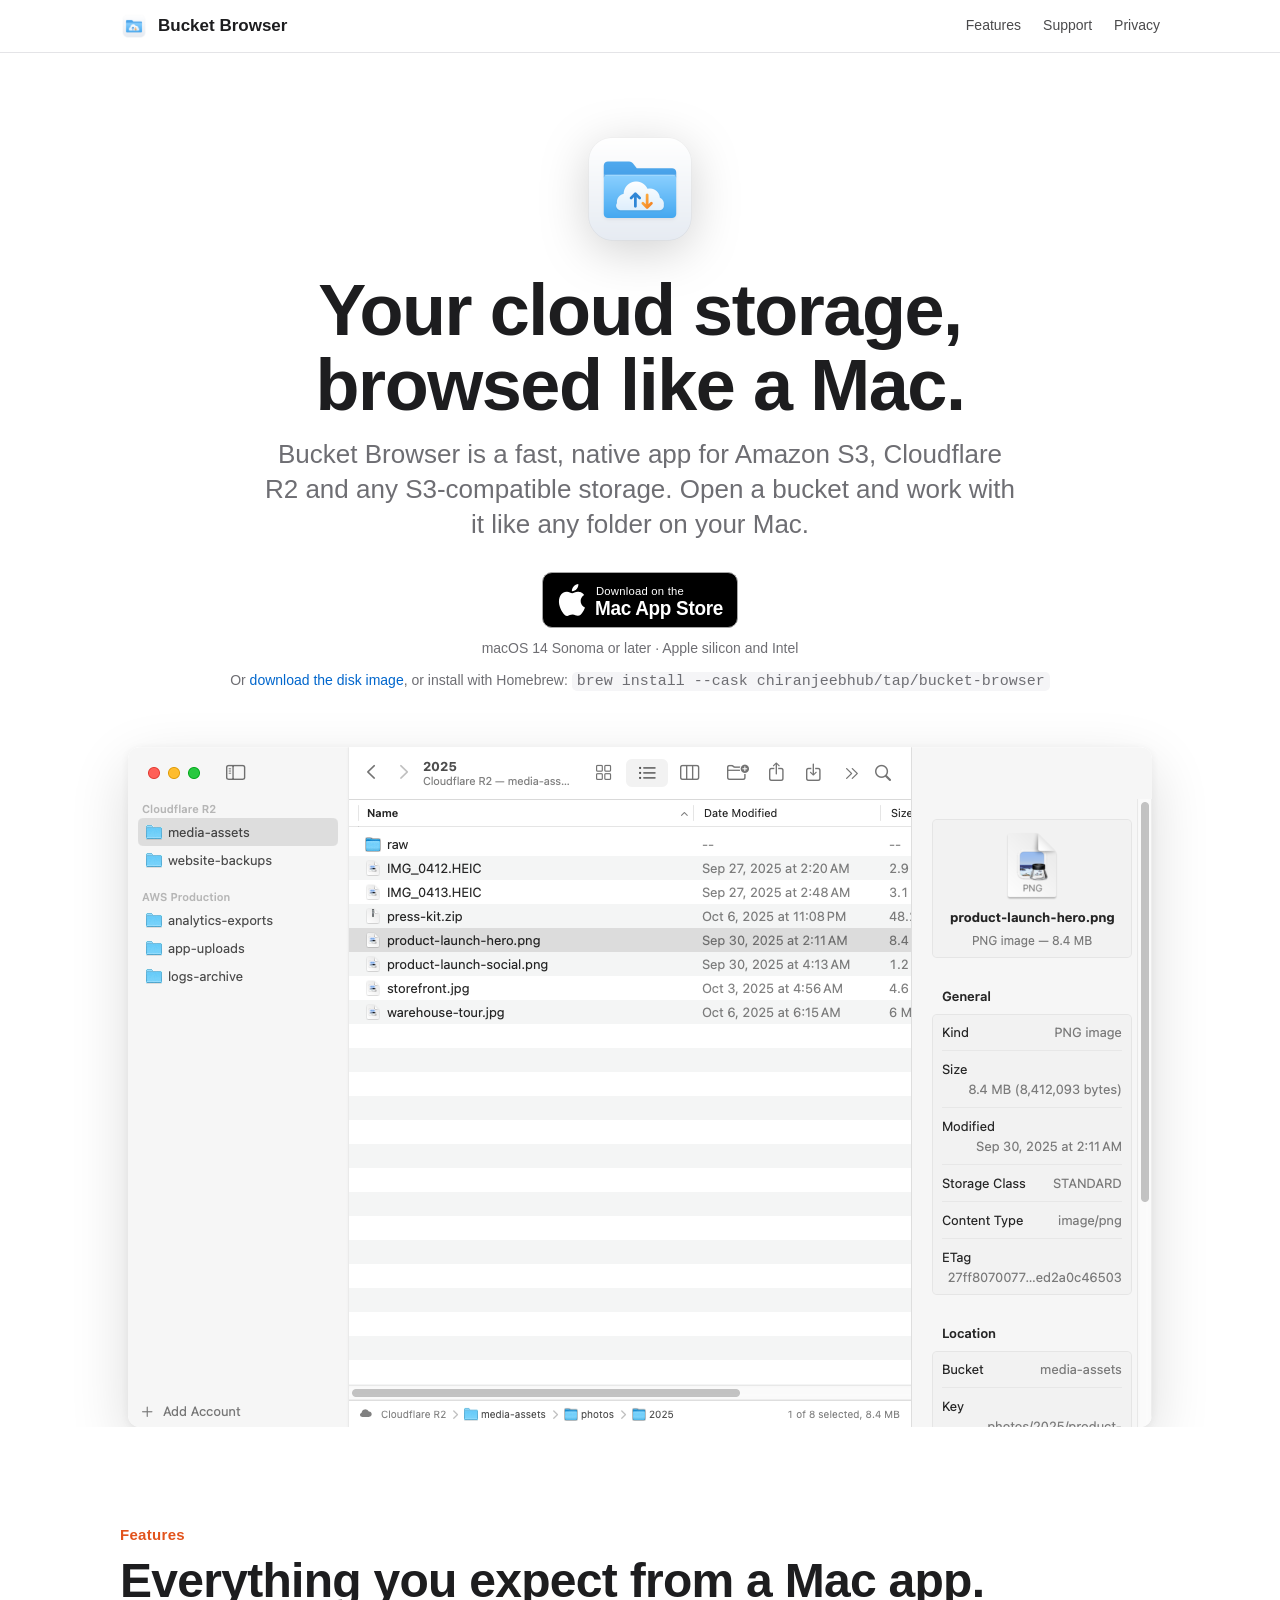
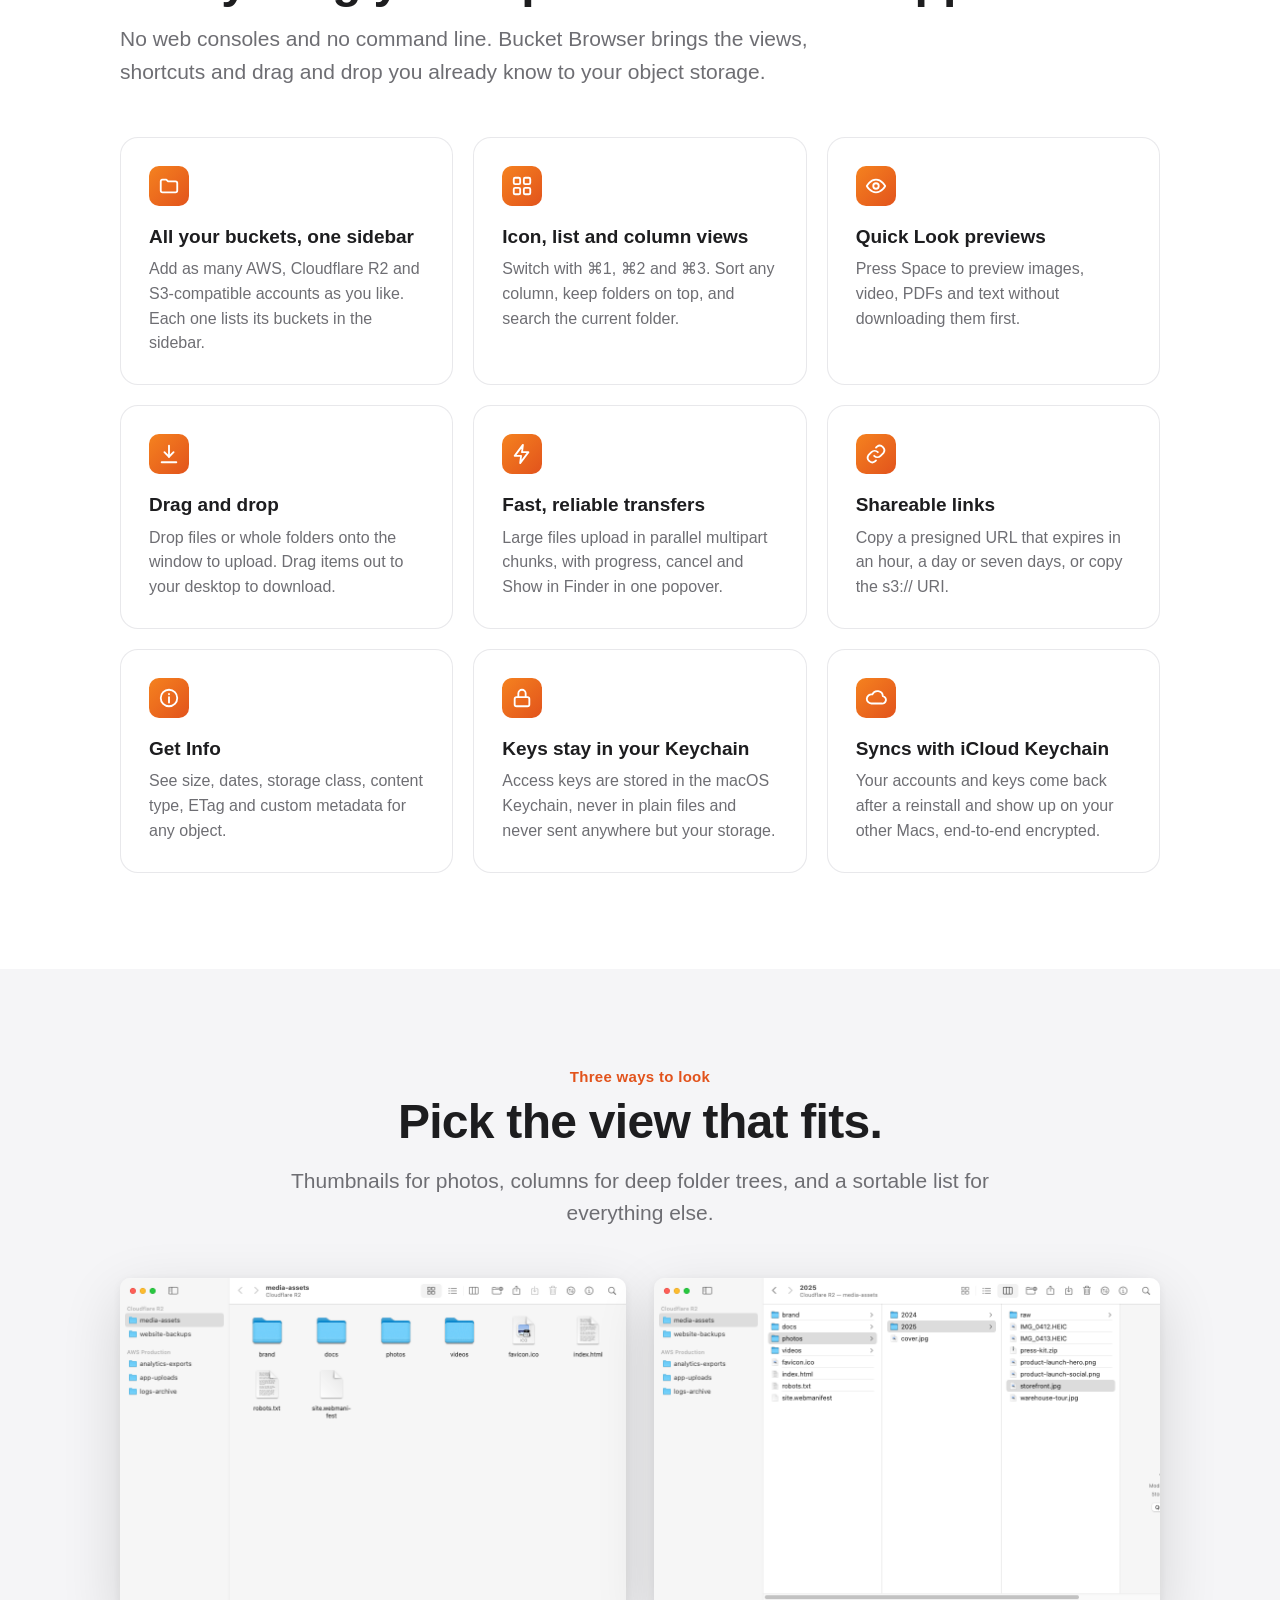
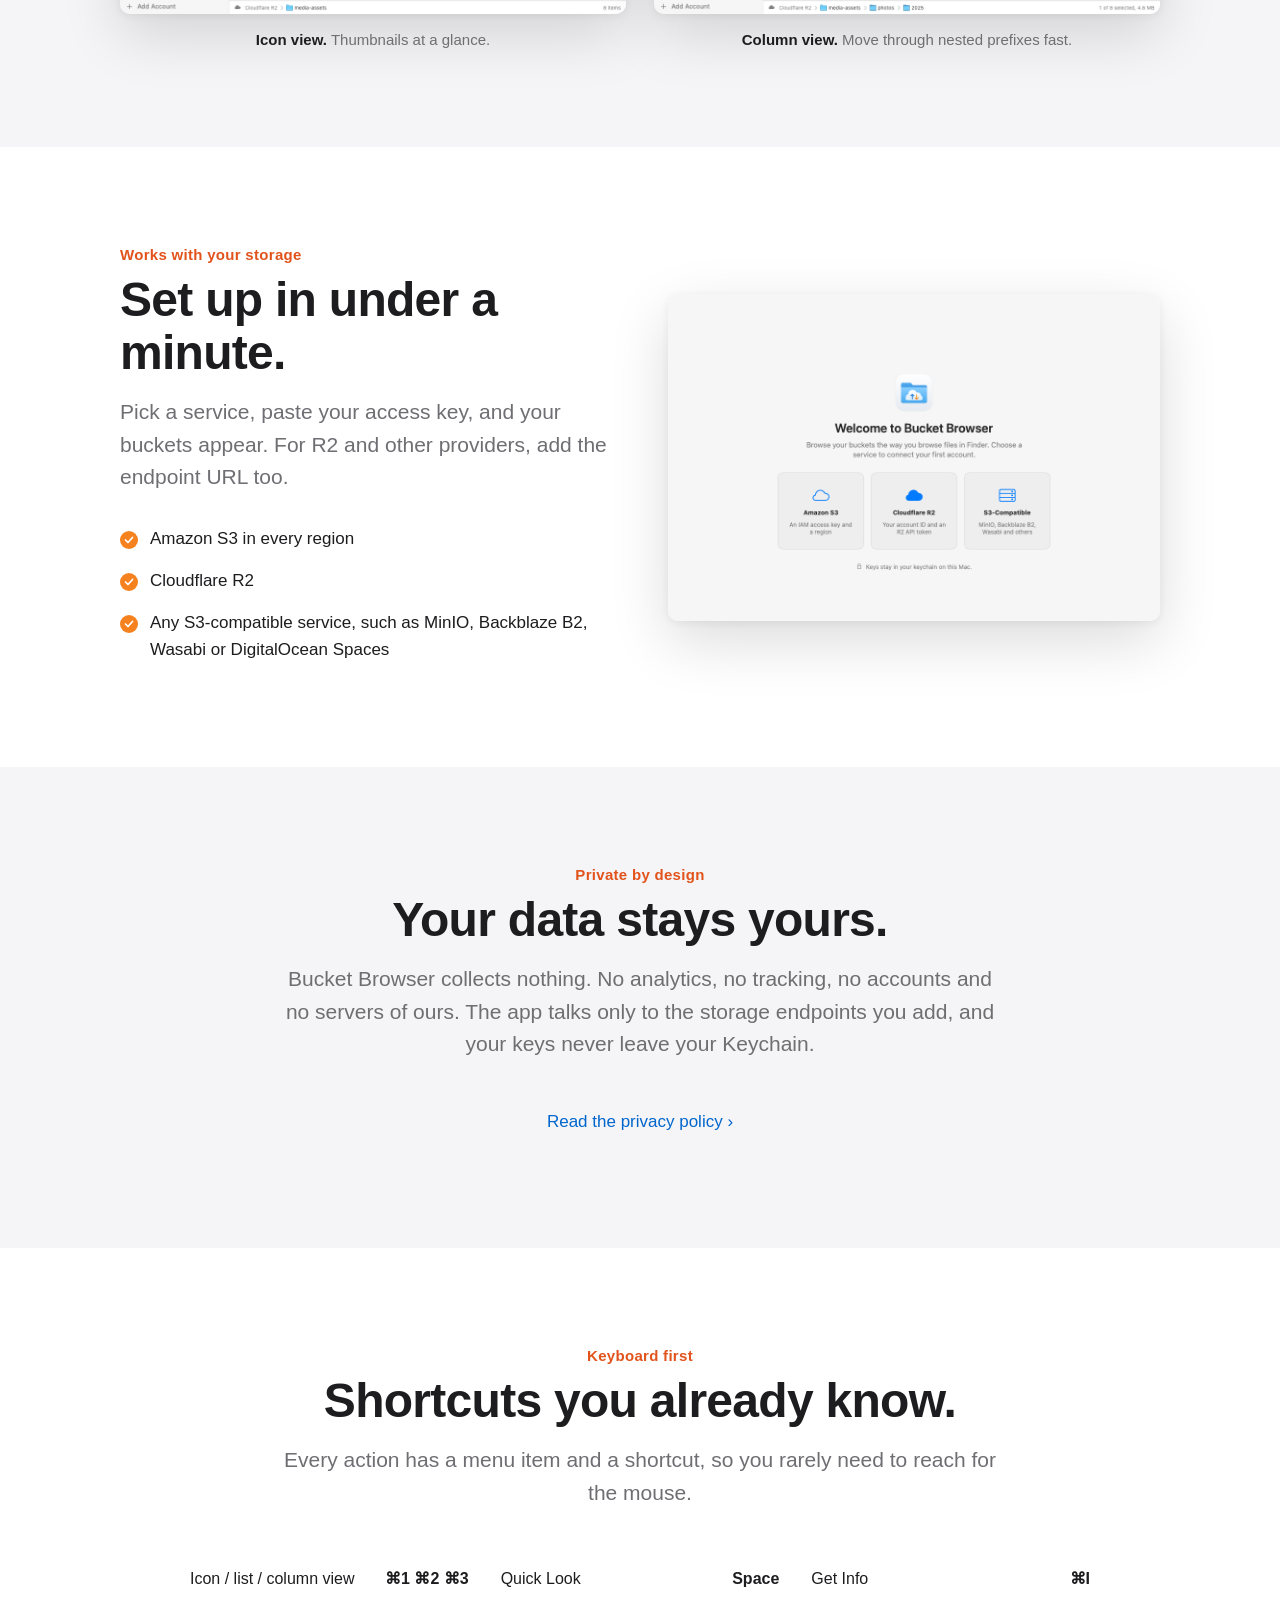
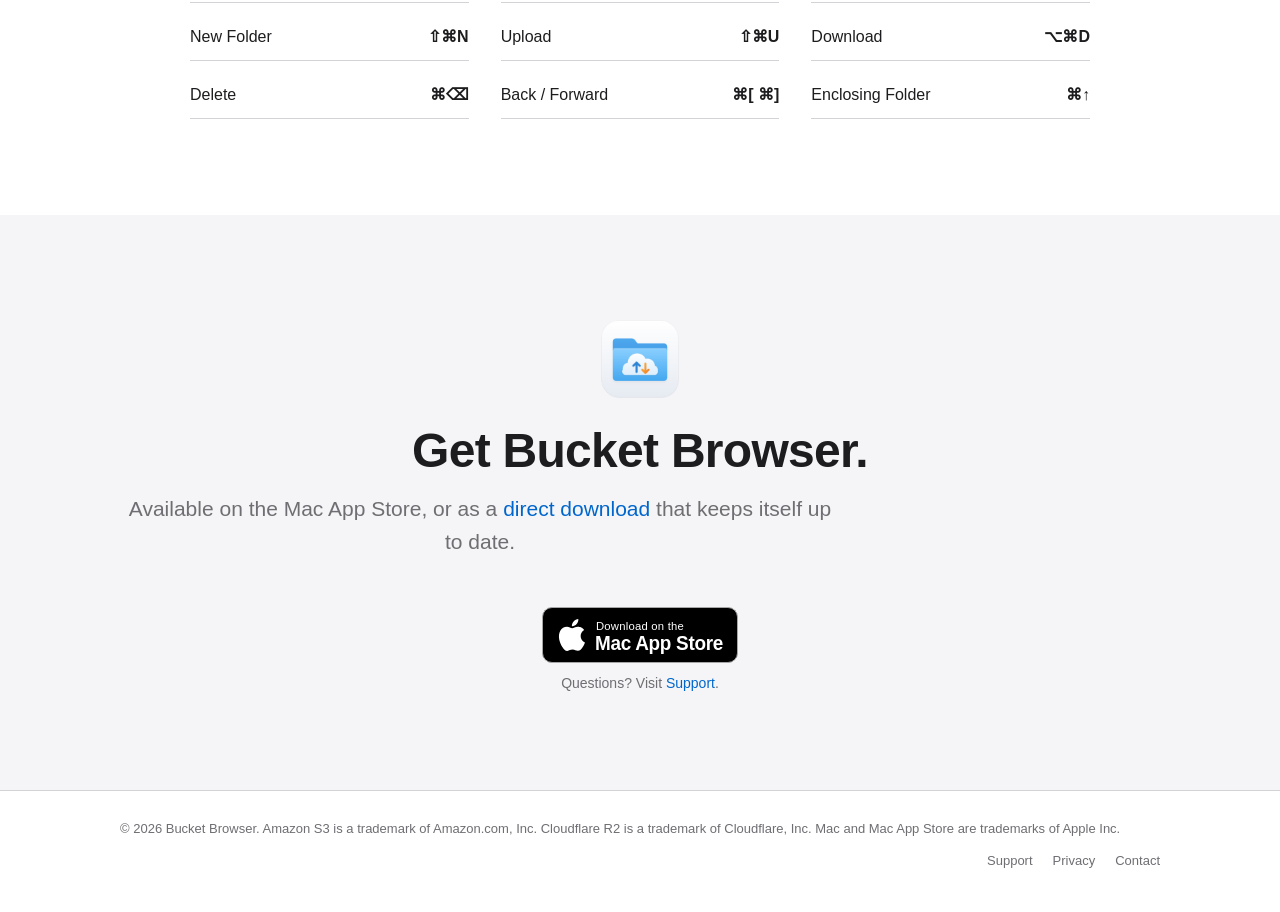
<file: index.html>
<!doctype html>
<html lang="en">
<head>
<meta charset="utf-8">
<meta name="viewport" content="width=device-width, initial-scale=1">
<title>Bucket Browser: Object Storage for Mac</title>
<meta name="description" content="A native Mac app for browsing Amazon S3, Cloudflare R2 and S3-compatible storage. Icon, list and column views, Quick Look, drag and drop, and keys kept in your Keychain.">
<meta name="color-scheme" content="light dark">
<meta property="og:title" content="Bucket Browser: Object Storage for Mac">
<meta property="og:description" content="Browse Amazon S3, Cloudflare R2 and S3-compatible buckets like folders on your Mac.">
<meta property="og:image" content="https://chiranjeebhub.github.io/bucket-browser-site/screenshots/list-view.png">
<meta property="og:type" content="website">
<meta name="twitter:card" content="summary_large_image">
<link rel="stylesheet" href="style.css">
<link rel="icon" href="icon.png">
<link rel="apple-touch-icon" href="icon.png">
</head>
<body>
<header class="topbar"><div class="wrap">
<a class="brand" href=""><img src="icon.png" alt="">Bucket Browser</a>
<nav><a class="opt" href="#features">Features</a><a href="support/">Support</a><a href="privacy/">Privacy</a></nav>
</div></header>
<main>
<section class="hero" style="padding-bottom:0">
<div class="wrap">
<img class="icon" src="icon.png" alt="Bucket Browser app icon" width="128" height="128">
<h1>Your cloud storage,<br>browsed like a Mac.</h1>
<p class="tagline">Bucket Browser is a fast, native app for Amazon S3, Cloudflare R2 and any S3-compatible storage. Open a bucket and work with it like any folder on your Mac.</p>
<div class="cta" id="download">
<a class="badge " href="https://apps.apple.com/app/id6825074732" aria-label="Download on the Mac App Store">
<img class="badge-dark" src="badges/mac-app-store-black.svg" alt="Download on the Mac App Store" width="196" height="56">
<img class="badge-light" src="badges/mac-app-store-white.svg" alt="Download on the Mac App Store" width="196" height="56">
</a>
<span class="note">macOS 14 Sonoma or later · Apple silicon and Intel</span>
<span class="note">Or <a href="https://github.com/chiranjeebhub/Bucket_Browser/releases/latest/download/BucketBrowser.dmg">download the disk image</a>, or install with Homebrew: <code>brew install --cask chiranjeebhub/tap/bucket-browser</code></span>
</div>
<picture>
<source srcset="screenshots/list-view-dark.png" media="(prefers-color-scheme: dark)">
<img class="hero-shot" src="screenshots/list-view.png" alt="Bucket Browser showing a bucket in list view with the Get Info panel open" width="1024" height="680">
</picture>
</div>
</section>

<section id="features">
<div class="wrap">
<p class="eyebrow">Features</p>
<h2>Everything you expect from a Mac app.</h2>
<p class="lead">No web consoles and no command line. Bucket Browser brings the views, shortcuts and drag and drop you already know to your object storage.</p>
<div class="grid">
<div class="card"><div class="sym"><svg viewBox="0 0 24 24" fill="none" stroke="currentColor" stroke-width="2" stroke-linecap="round" stroke-linejoin="round"><path d="M3 7a2 2 0 0 1 2-2h4l2 2h8a2 2 0 0 1 2 2v8a2 2 0 0 1-2 2H5a2 2 0 0 1-2-2z"/></svg></div><h3>All your buckets, one sidebar</h3><p>Add as many AWS, Cloudflare R2 and S3-compatible accounts as you like. Each one lists its buckets in the sidebar.</p></div><div class="card"><div class="sym"><svg viewBox="0 0 24 24" fill="none" stroke="currentColor" stroke-width="2" stroke-linecap="round" stroke-linejoin="round"><rect x="3" y="3" width="7" height="7" rx="1.5"/><rect x="14" y="3" width="7" height="7" rx="1.5"/><rect x="3" y="14" width="7" height="7" rx="1.5"/><rect x="14" y="14" width="7" height="7" rx="1.5"/></svg></div><h3>Icon, list and column views</h3><p>Switch with ⌘1, ⌘2 and ⌘3. Sort any column, keep folders on top, and search the current folder.</p></div><div class="card"><div class="sym"><svg viewBox="0 0 24 24" fill="none" stroke="currentColor" stroke-width="2" stroke-linecap="round" stroke-linejoin="round"><path d="M2 12s3.5-7 10-7 10 7 10 7-3.5 7-10 7S2 12 2 12z"/><circle cx="12" cy="12" r="3"/></svg></div><h3>Quick Look previews</h3><p>Press Space to preview images, video, PDFs and text without downloading them first.</p></div><div class="card"><div class="sym"><svg viewBox="0 0 24 24" fill="none" stroke="currentColor" stroke-width="2" stroke-linecap="round" stroke-linejoin="round"><path d="M12 3v12"/><path d="M7 10l5 5 5-5"/><path d="M4 21h16"/></svg></div><h3>Drag and drop</h3><p>Drop files or whole folders onto the window to upload. Drag items out to your desktop to download.</p></div><div class="card"><div class="sym"><svg viewBox="0 0 24 24" fill="none" stroke="currentColor" stroke-width="2" stroke-linecap="round" stroke-linejoin="round"><path d="M13 2L4 14h7l-1 8 9-12h-7z"/></svg></div><h3>Fast, reliable transfers</h3><p>Large files upload in parallel multipart chunks, with progress, cancel and Show in Finder in one popover.</p></div><div class="card"><div class="sym"><svg viewBox="0 0 24 24" fill="none" stroke="currentColor" stroke-width="2" stroke-linecap="round" stroke-linejoin="round"><path d="M10 14a5 5 0 0 0 7 0l3-3a5 5 0 0 0-7-7l-1 1"/><path d="M14 10a5 5 0 0 0-7 0l-3 3a5 5 0 0 0 7 7l1-1"/></svg></div><h3>Shareable links</h3><p>Copy a presigned URL that expires in an hour, a day or seven days, or copy the s3:// URI.</p></div><div class="card"><div class="sym"><svg viewBox="0 0 24 24" fill="none" stroke="currentColor" stroke-width="2" stroke-linecap="round" stroke-linejoin="round"><circle cx="12" cy="12" r="9"/><path d="M12 11v6"/><path d="M12 7.5v.5"/></svg></div><h3>Get Info</h3><p>See size, dates, storage class, content type, ETag and custom metadata for any object.</p></div><div class="card"><div class="sym"><svg viewBox="0 0 24 24" fill="none" stroke="currentColor" stroke-width="2" stroke-linecap="round" stroke-linejoin="round"><rect x="4" y="11" width="16" height="10" rx="2"/><path d="M8 11V7a4 4 0 0 1 8 0v4"/></svg></div><h3>Keys stay in your Keychain</h3><p>Access keys are stored in the macOS Keychain, never in plain files and never sent anywhere but your storage.</p></div><div class="card"><div class="sym"><svg viewBox="0 0 24 24" fill="none" stroke="currentColor" stroke-width="2" stroke-linecap="round" stroke-linejoin="round"><path d="M7 18a5 5 0 1 1 1-9.9A6 6 0 0 1 19.5 10 4 4 0 0 1 18 18z"/></svg></div><h3>Syncs with iCloud Keychain</h3><p>Your accounts and keys come back after a reinstall and show up on your other Macs, end-to-end encrypted.</p></div>
</div>
</div>
</section>

<section class="alt">
<div class="wrap">
<div class="center">
<p class="eyebrow">Three ways to look</p>
<h2>Pick the view that fits.</h2>
<p class="lead">Thumbnails for photos, columns for deep folder trees, and a sortable list for everything else.</p>
</div>
<div class="views">
<figure><img src="screenshots/icon-view.png" alt="Icon view with image thumbnails" width="1024" height="680"><figcaption><b>Icon view.</b> Thumbnails at a glance.</figcaption></figure>
<figure><img src="screenshots/column-view.png" alt="Column view showing nested folders" width="1024" height="680"><figcaption><b>Column view.</b> Move through nested prefixes fast.</figcaption></figure>
</div>
</div>
</section>

<section>
<div class="wrap split">
<div>
<p class="eyebrow">Works with your storage</p>
<h2>Set up in under a minute.</h2>
<p class="lead" style="margin-bottom:0">Pick a service, paste your access key, and your buckets appear. For R2 and other providers, add the endpoint URL too.</p>
<ul class="checks">
<li>Amazon S3 in every region</li>
<li>Cloudflare R2</li>
<li>Any S3-compatible service, such as MinIO, Backblaze B2, Wasabi or DigitalOcean Spaces</li>
</ul>
</div>
<picture>
<source srcset="screenshots/welcome-dark.png" media="(prefers-color-scheme: dark)">
<img src="screenshots/welcome.png" alt="Welcome screen with cards for Amazon S3, Cloudflare R2 and other S3-compatible services" width="1024" height="680">
</picture>
</div>
</section>

<section class="alt" id="privacy">
<div class="wrap center">
<p class="eyebrow">Private by design</p>
<h2>Your data stays yours.</h2>
<p class="lead">Bucket Browser collects nothing. No analytics, no tracking, no accounts and no servers of ours. The app talks only to the storage endpoints you add, and your keys never leave your Keychain.</p>
<p><a href="privacy/">Read the privacy policy ›</a></p>
</div>
</section>

<section>
<div class="wrap">
<div class="center">
<p class="eyebrow">Keyboard first</p>
<h2>Shortcuts you already know.</h2>
<p class="lead">Every action has a menu item and a shortcut, so you rarely need to reach for the mouse.</p>
</div>
<div class="keys">
<div><span>Icon / list / column view</span><kbd>⌘1 ⌘2 ⌘3</kbd></div><div><span>Quick Look</span><kbd>Space</kbd></div><div><span>Get Info</span><kbd>⌘I</kbd></div><div><span>New Folder</span><kbd>⇧⌘N</kbd></div><div><span>Upload</span><kbd>⇧⌘U</kbd></div><div><span>Download</span><kbd>⌥⌘D</kbd></div><div><span>Delete</span><kbd>⌘⌫</kbd></div><div><span>Back / Forward</span><kbd>⌘[ ⌘]</kbd></div><div><span>Enclosing Folder</span><kbd>⌘↑</kbd></div>
</div>
</div>
</section>

<section class="alt final">
<div class="wrap">
<img class="icon" src="icon.png" alt="" width="96" height="96">
<h2>Get Bucket Browser.</h2>
<p class="lead">Available on the Mac App Store, or as a <a href="https://github.com/chiranjeebhub/Bucket_Browser/releases/latest/download/BucketBrowser.dmg">direct download</a> that keeps itself up to date.</p>
<div class="cta"><a class="badge " href="https://apps.apple.com/app/id6825074732" aria-label="Download on the Mac App Store">
<img class="badge-dark" src="badges/mac-app-store-black.svg" alt="Download on the Mac App Store" width="196" height="56">
<img class="badge-light" src="badges/mac-app-store-white.svg" alt="Download on the Mac App Store" width="196" height="56">
</a>
<span class="note">Questions? Visit <a href="support/">Support</a>.</span></div>
</div>
</section>
</main>
<footer><div class="wrap">
<span>© 2026 Bucket Browser. Amazon S3 is a trademark of Amazon.com, Inc. Cloudflare R2 is a trademark of Cloudflare, Inc. Mac and Mac App Store are trademarks of Apple Inc.</span>
<nav><a href="support/">Support</a><a href="privacy/">Privacy</a><a href="https://github.com/chiranjeebhub/bucket-browser-site/issues">Contact</a></nav>
</div></footer>
</body>
</html>
</file>
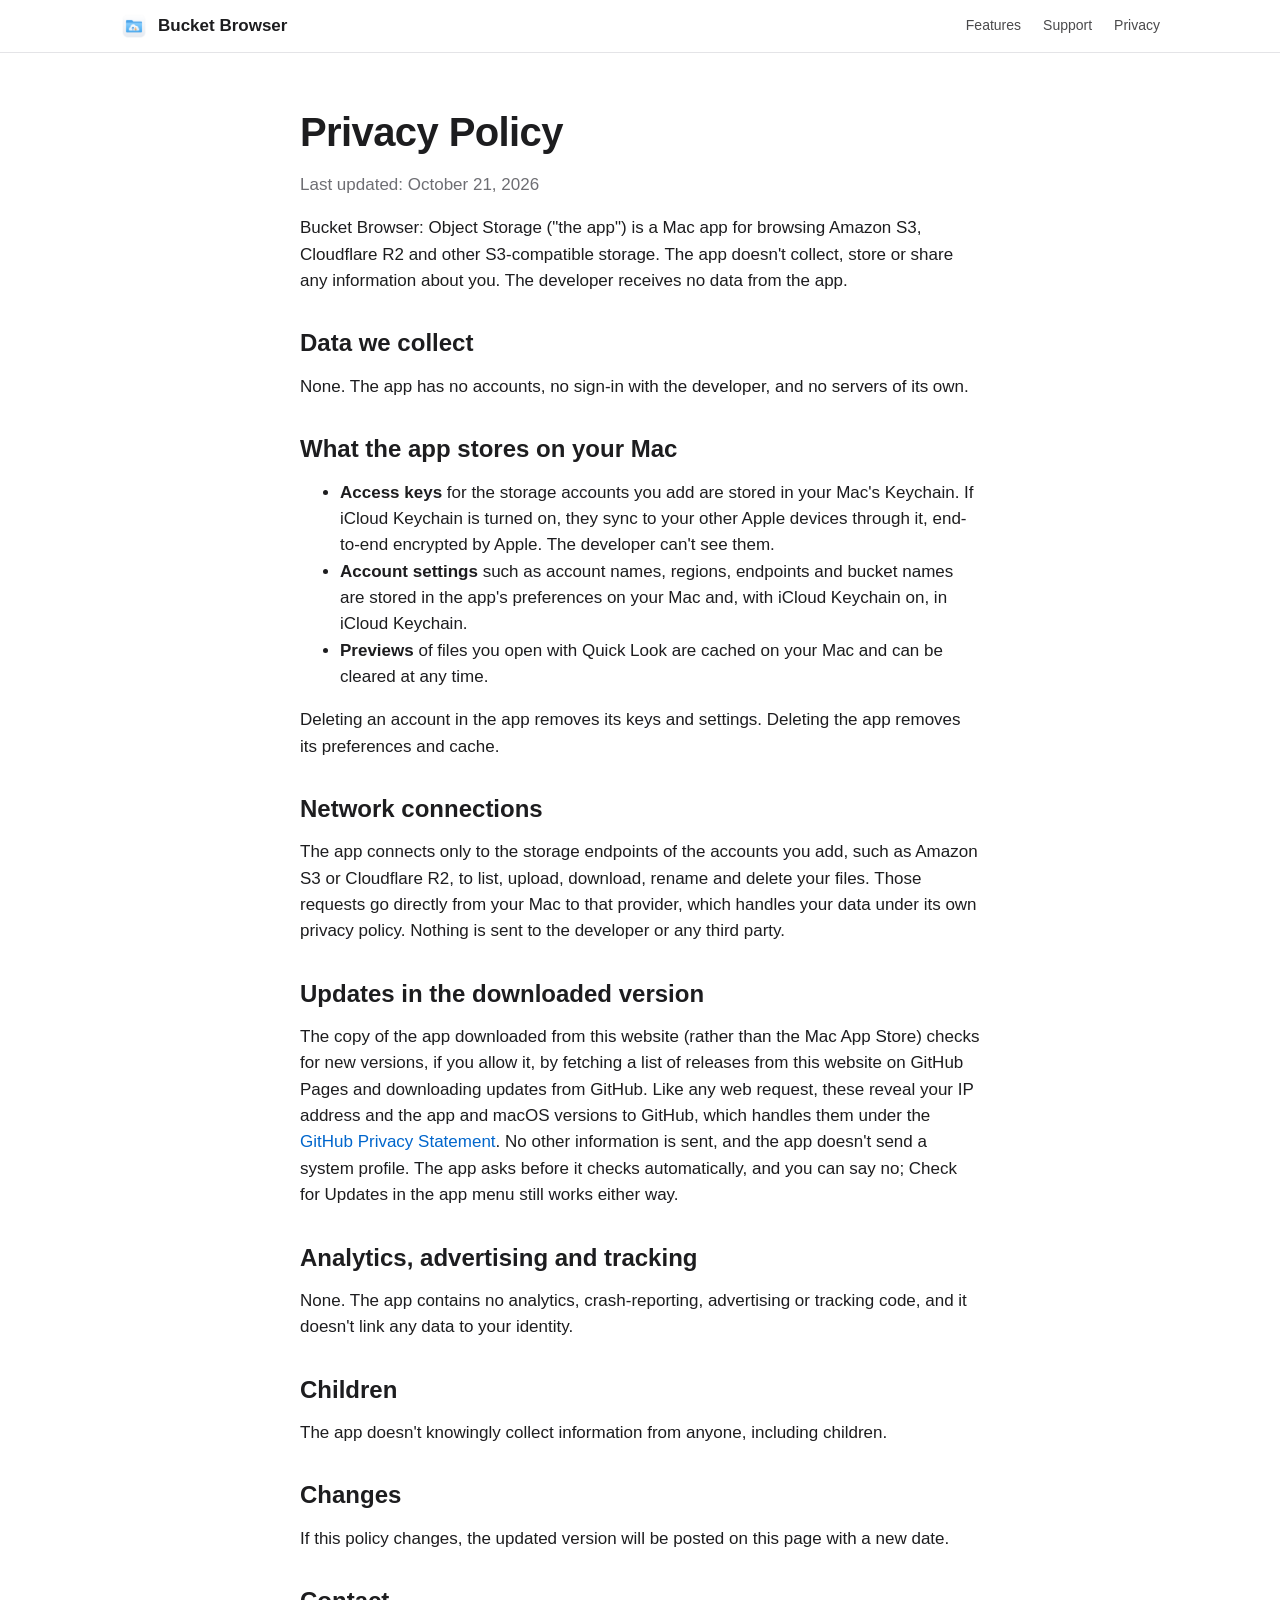
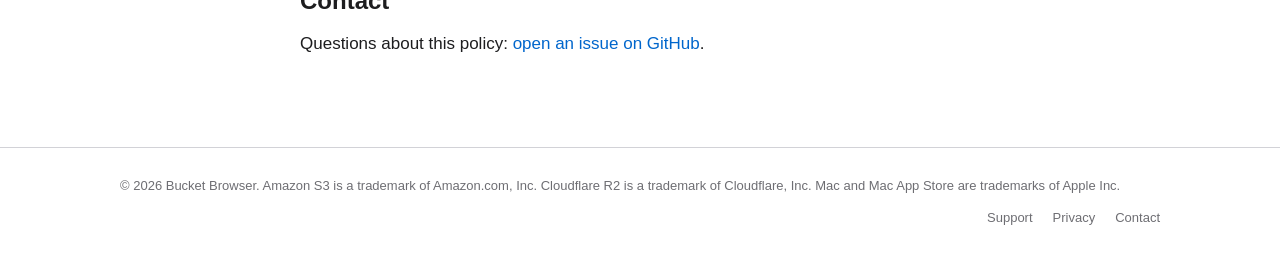
<file: privacy/index.html>
<!doctype html>
<html lang="en">
<head>
<meta charset="utf-8">
<meta name="viewport" content="width=device-width, initial-scale=1">
<title>Privacy Policy – Bucket Browser</title>
<link rel="stylesheet" href="../style.css">
<link rel="icon" href="../icon.png">
</head>
<body>
<header class="topbar"><div class="wrap">
<a class="brand" href="../"><img src="../icon.png" alt="">Bucket Browser</a>
<nav><a class="opt" href="../#features">Features</a><a href="../support/">Support</a><a href="../privacy/">Privacy</a></nav>
</div></header>
<main class="doc">
<h1>Privacy Policy</h1>
<p class="muted">Last updated: October 21, 2026</p>
<p>Bucket Browser: Object Storage ("the app") is a Mac app for browsing Amazon S3, Cloudflare R2 and other S3-compatible storage. The app doesn't collect, store or share any information about you. The developer receives no data from the app.</p>

<h2>Data we collect</h2>
<p>None. The app has no accounts, no sign-in with the developer, and no servers of its own.</p>

<h2>What the app stores on your Mac</h2>
<ul>
<li><strong>Access keys</strong> for the storage accounts you add are stored in your Mac's Keychain. If iCloud Keychain is turned on, they sync to your other Apple devices through it, end-to-end encrypted by Apple. The developer can't see them.</li>
<li><strong>Account settings</strong> such as account names, regions, endpoints and bucket names are stored in the app's preferences on your Mac and, with iCloud Keychain on, in iCloud Keychain.</li>
<li><strong>Previews</strong> of files you open with Quick Look are cached on your Mac and can be cleared at any time.</li>
</ul>
<p>Deleting an account in the app removes its keys and settings. Deleting the app removes its preferences and cache.</p>

<h2>Network connections</h2>
<p>The app connects only to the storage endpoints of the accounts you add, such as Amazon S3 or Cloudflare R2, to list, upload, download, rename and delete your files. Those requests go directly from your Mac to that provider, which handles your data under its own privacy policy. Nothing is sent to the developer or any third party.</p>

<h2>Updates in the downloaded version</h2>
<p>The copy of the app downloaded from this website (rather than the Mac App Store) checks for new versions, if you allow it, by fetching a list of releases from this website on GitHub Pages and downloading updates from GitHub. Like any web request, these reveal your IP address and the app and macOS versions to GitHub, which handles them under the <a href="https://docs.github.com/site-policy/privacy-policies/github-general-privacy-statement">GitHub Privacy Statement</a>. No other information is sent, and the app doesn't send a system profile. The app asks before it checks automatically, and you can say no; Check for Updates in the app menu still works either way.</p>

<h2>Analytics, advertising and tracking</h2>
<p>None. The app contains no analytics, crash-reporting, advertising or tracking code, and it doesn't link any data to your identity.</p>

<h2>Children</h2>
<p>The app doesn't knowingly collect information from anyone, including children.</p>

<h2>Changes</h2>
<p>If this policy changes, the updated version will be posted on this page with a new date.</p>

<h2>Contact</h2>
<p>Questions about this policy: <a href="https://github.com/chiranjeebhub/bucket-browser-site/issues">open an issue on GitHub</a>.</p>
</main>
<footer><div class="wrap">
<span>© 2026 Bucket Browser. Amazon S3 is a trademark of Amazon.com, Inc. Cloudflare R2 is a trademark of Cloudflare, Inc. Mac and Mac App Store are trademarks of Apple Inc.</span>
<nav><a href="../support/">Support</a><a href="../privacy/">Privacy</a><a href="https://github.com/chiranjeebhub/bucket-browser-site/issues">Contact</a></nav>
</div></footer>
</body>
</html>
</file>
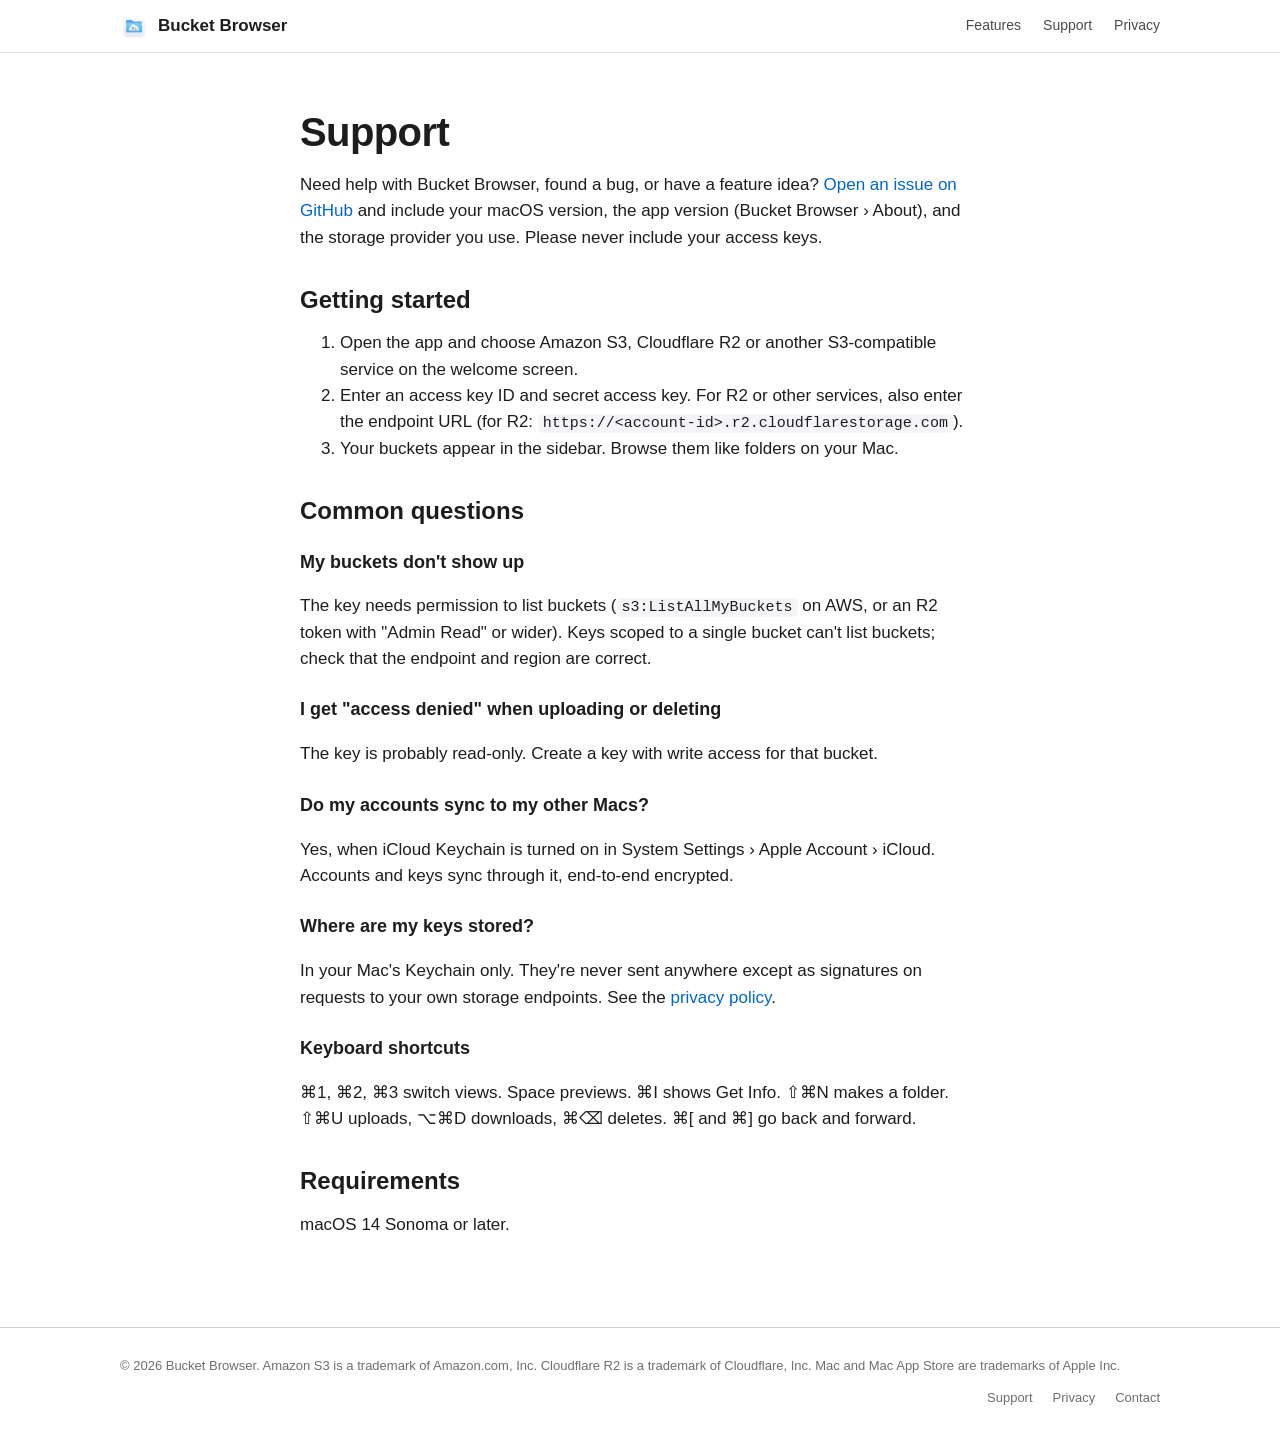
<file: support/index.html>
<!doctype html>
<html lang="en">
<head>
<meta charset="utf-8">
<meta name="viewport" content="width=device-width, initial-scale=1">
<title>Support – Bucket Browser</title>
<link rel="stylesheet" href="../style.css">
<link rel="icon" href="../icon.png">
</head>
<body>
<header class="topbar"><div class="wrap">
<a class="brand" href="../"><img src="../icon.png" alt="">Bucket Browser</a>
<nav><a class="opt" href="../#features">Features</a><a href="../support/">Support</a><a href="../privacy/">Privacy</a></nav>
</div></header>
<main class="doc">
<h1>Support</h1>
<p>Need help with Bucket Browser, found a bug, or have a feature idea? <a href="https://github.com/chiranjeebhub/bucket-browser-site/issues/new">Open an issue on GitHub</a> and include your macOS version, the app version (Bucket Browser › About), and the storage provider you use. Please never include your access keys.</p>

<h2>Getting started</h2>
<ol>
<li>Open the app and choose Amazon S3, Cloudflare R2 or another S3-compatible service on the welcome screen.</li>
<li>Enter an access key ID and secret access key. For R2 or other services, also enter the endpoint URL (for R2: <code>https://&lt;account-id&gt;.r2.cloudflarestorage.com</code>).</li>
<li>Your buckets appear in the sidebar. Browse them like folders on your Mac.</li>
</ol>

<h2>Common questions</h2>
<h3>My buckets don't show up</h3>
<p>The key needs permission to list buckets (<code>s3:ListAllMyBuckets</code> on AWS, or an R2 token with "Admin Read" or wider). Keys scoped to a single bucket can't list buckets; check that the endpoint and region are correct.</p>
<h3>I get "access denied" when uploading or deleting</h3>
<p>The key is probably read-only. Create a key with write access for that bucket.</p>
<h3>Do my accounts sync to my other Macs?</h3>
<p>Yes, when iCloud Keychain is turned on in System Settings › Apple Account › iCloud. Accounts and keys sync through it, end-to-end encrypted.</p>
<h3>Where are my keys stored?</h3>
<p>In your Mac's Keychain only. They're never sent anywhere except as signatures on requests to your own storage endpoints. See the <a href="../privacy/">privacy policy</a>.</p>
<h3>Keyboard shortcuts</h3>
<p>⌘1, ⌘2, ⌘3 switch views. Space previews. ⌘I shows Get Info. ⇧⌘N makes a folder. ⇧⌘U uploads, ⌥⌘D downloads, ⌘⌫ deletes. ⌘[ and ⌘] go back and forward.</p>

<h2>Requirements</h2>
<p>macOS 14 Sonoma or later.</p>
</main>
<footer><div class="wrap">
<span>© 2026 Bucket Browser. Amazon S3 is a trademark of Amazon.com, Inc. Cloudflare R2 is a trademark of Cloudflare, Inc. Mac and Mac App Store are trademarks of Apple Inc.</span>
<nav><a href="../support/">Support</a><a href="../privacy/">Privacy</a><a href="https://github.com/chiranjeebhub/bucket-browser-site/issues">Contact</a></nav>
</div></footer>
</body>
</html>
</file>
<file: style.css>
:root{
  --bg:#ffffff;--bg-alt:#f5f5f7;--fg:#1d1d1f;--muted:#6e6e73;--link:#0066cc;
  --line:#d2d2d7;--card:#ffffff;--accent:#f5821f;--accent-2:#e2531c;
  --shadow:0 20px 60px rgba(0,0,0,.14),0 2px 8px rgba(0,0,0,.06);
}
@media (prefers-color-scheme:dark){:root{
  --bg:#000000;--bg-alt:#161617;--fg:#f5f5f7;--muted:#a1a1a6;--link:#2997ff;
  --line:#3a3a3c;--card:#1c1c1e;
  --shadow:0 20px 60px rgba(0,0,0,.6),0 2px 8px rgba(0,0,0,.4);
}}
*{box-sizing:border-box}
html{scroll-behavior:smooth}
body{margin:0;background:var(--bg);color:var(--fg);
  font:17px/1.55 -apple-system,BlinkMacSystemFont,"SF Pro Text","Helvetica Neue",Helvetica,Arial,sans-serif;
  -webkit-font-smoothing:antialiased}
img,picture{max-width:100%;display:block}
img{height:auto}
a{color:var(--link);text-decoration:none}
a:hover{text-decoration:underline}
.wrap{max-width:1080px;margin:0 auto;padding:0 20px}

/* Top bar */
.topbar{position:sticky;top:0;z-index:10;background:color-mix(in srgb,var(--bg) 80%,transparent);
  backdrop-filter:saturate(180%) blur(20px);-webkit-backdrop-filter:saturate(180%) blur(20px);
  border-bottom:1px solid color-mix(in srgb,var(--line) 60%,transparent)}
.topbar .wrap{display:flex;align-items:center;height:52px;gap:10px}
.brand{display:flex;align-items:center;gap:10px;color:var(--fg);font-weight:600;font-size:17px}
.brand:hover{text-decoration:none}
.brand img{width:28px;height:28px}
.topbar nav{margin-left:auto;display:flex;gap:22px;font-size:14px}
.topbar nav a{color:var(--fg);opacity:.8}
.topbar nav a:hover{opacity:1;text-decoration:none}
@media (max-width:560px){.topbar nav .opt{display:none}}

/* Hero */
.hero{text-align:center;padding:72px 0 0;overflow:hidden}
.hero .icon{width:128px;height:128px;margin:0 auto 20px;filter:drop-shadow(0 10px 24px rgba(0,0,0,.18))}
.hero h1{font-size:clamp(40px,7vw,72px);line-height:1.04;letter-spacing:-.02em;margin:0 0 14px;font-weight:700}
.hero .tagline{font-size:clamp(19px,2.6vw,26px);line-height:1.35;color:var(--muted);max-width:760px;margin:0 auto 30px}
.cta{display:flex;flex-direction:column;align-items:center;gap:10px}
.badge img{height:56px;width:auto}
.badge-light{display:none}
@media (prefers-color-scheme:dark){.badge-dark{display:none}.badge-light{display:block}}
.cta .note{font-size:14px;color:var(--muted)}
.hero-shot{margin:56px auto 0;width:100%;max-width:1024px;border-radius:12px;box-shadow:var(--shadow);overflow:hidden}

/* Sections */
section{padding:96px 0}
section.alt{background:var(--bg-alt)}
.eyebrow{color:var(--accent-2);font-weight:600;font-size:15px;letter-spacing:.02em;margin:0 0 8px}
h2{font-size:clamp(30px,4.5vw,48px);line-height:1.1;letter-spacing:-.015em;margin:0 0 16px}
.lead{font-size:21px;color:var(--muted);max-width:720px;margin:0 0 48px}
.center{text-align:center}.center .lead{margin-left:auto;margin-right:auto}

/* Features */
.grid{display:grid;grid-template-columns:repeat(auto-fit,minmax(280px,1fr));gap:20px}
.card{background:var(--card);border-radius:18px;padding:28px;border:1px solid color-mix(in srgb,var(--line) 50%,transparent)}
.card .sym{width:40px;height:40px;border-radius:10px;display:grid;place-items:center;margin-bottom:16px;
  background:linear-gradient(135deg,var(--accent),var(--accent-2));color:#fff}
.card .sym svg{width:22px;height:22px}
.card h3{margin:0 0 6px;font-size:19px}
.card p{margin:0;color:var(--muted);font-size:16px}

/* Gallery */
.views{display:grid;grid-template-columns:repeat(auto-fit,minmax(300px,1fr));gap:28px}
.views figure{margin:0}
.views img{border-radius:10px;box-shadow:var(--shadow)}
.views figcaption{margin-top:14px;font-size:15px;color:var(--muted);text-align:center}
.views figcaption b{color:var(--fg)}

/* Split */
.split{display:grid;grid-template-columns:1fr 1fr;gap:56px;align-items:center}
@media (max-width:820px){.split{grid-template-columns:1fr}}
.split img{border-radius:10px;box-shadow:var(--shadow)}
.checks{list-style:none;padding:0;margin:24px 0 0}
.checks li{padding:8px 0 8px 30px;position:relative}
.checks li::before{content:"";position:absolute;left:0;top:13px;width:18px;height:18px;border-radius:50%;
  background:var(--accent) url("data:image/svg+xml,%3Csvg xmlns='http://www.w3.org/2000/svg' viewBox='0 0 24 24' fill='none' stroke='white' stroke-width='3.5' stroke-linecap='round' stroke-linejoin='round'%3E%3Cpath d='M5 12l5 5 9-10'/%3E%3C/svg%3E") center/12px no-repeat}

/* Providers */
.providers{display:flex;flex-wrap:wrap;justify-content:center;gap:12px;margin-top:8px}
.providers span{padding:10px 18px;border-radius:999px;background:var(--card);border:1px solid var(--line);font-size:15px}

/* Shortcuts */
.keys{display:grid;grid-template-columns:repeat(auto-fit,minmax(230px,1fr));gap:12px 32px;max-width:900px;margin:0 auto}
.keys div{display:flex;justify-content:space-between;gap:16px;border-bottom:1px solid var(--line);padding:10px 0;font-size:16px}
kbd{font:inherit;font-weight:600;color:var(--fg)}

/* Final CTA */
.final{text-align:center}
.final .icon{width:96px;height:96px;margin:0 auto 18px}

/* Doc pages */
.doc{max-width:720px;margin:0 auto;padding:56px 20px 72px}
.doc h1{font-size:40px;line-height:1.15;letter-spacing:-.015em;margin:0 0 8px}
.doc h2{font-size:24px;margin:36px 0 8px;letter-spacing:0}
.doc h3{font-size:18px;margin:24px 0 4px}
.muted{color:var(--muted)}
code{font:15px ui-monospace,SFMono-Regular,Menlo,monospace;background:var(--bg-alt);padding:1px 5px;border-radius:5px}

footer{border-top:1px solid var(--line);color:var(--muted);font-size:13px;padding:28px 0 40px}
footer .wrap{display:flex;flex-wrap:wrap;gap:12px 24px;align-items:center}
footer nav{display:flex;gap:20px;margin-left:auto}
footer a{color:var(--muted)}
@media (max-width:560px){footer nav{margin-left:0}}
</file>
